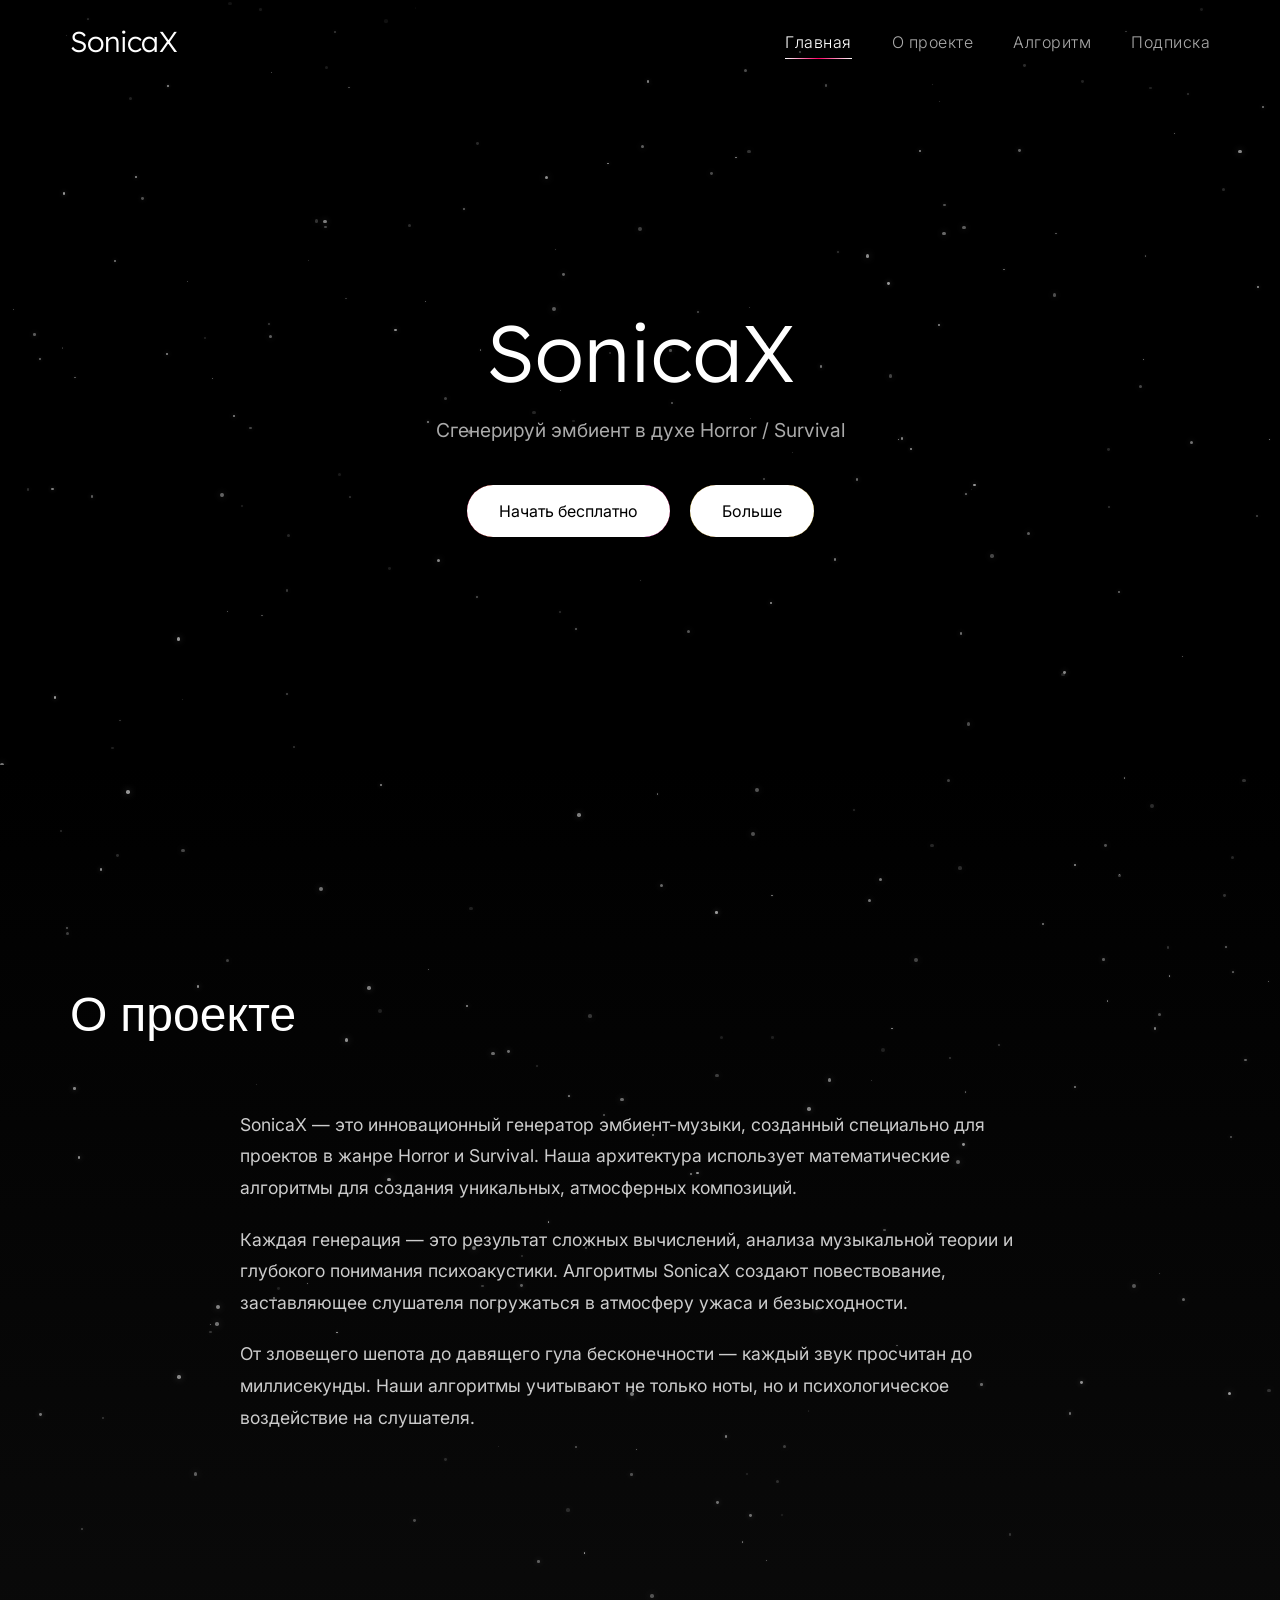
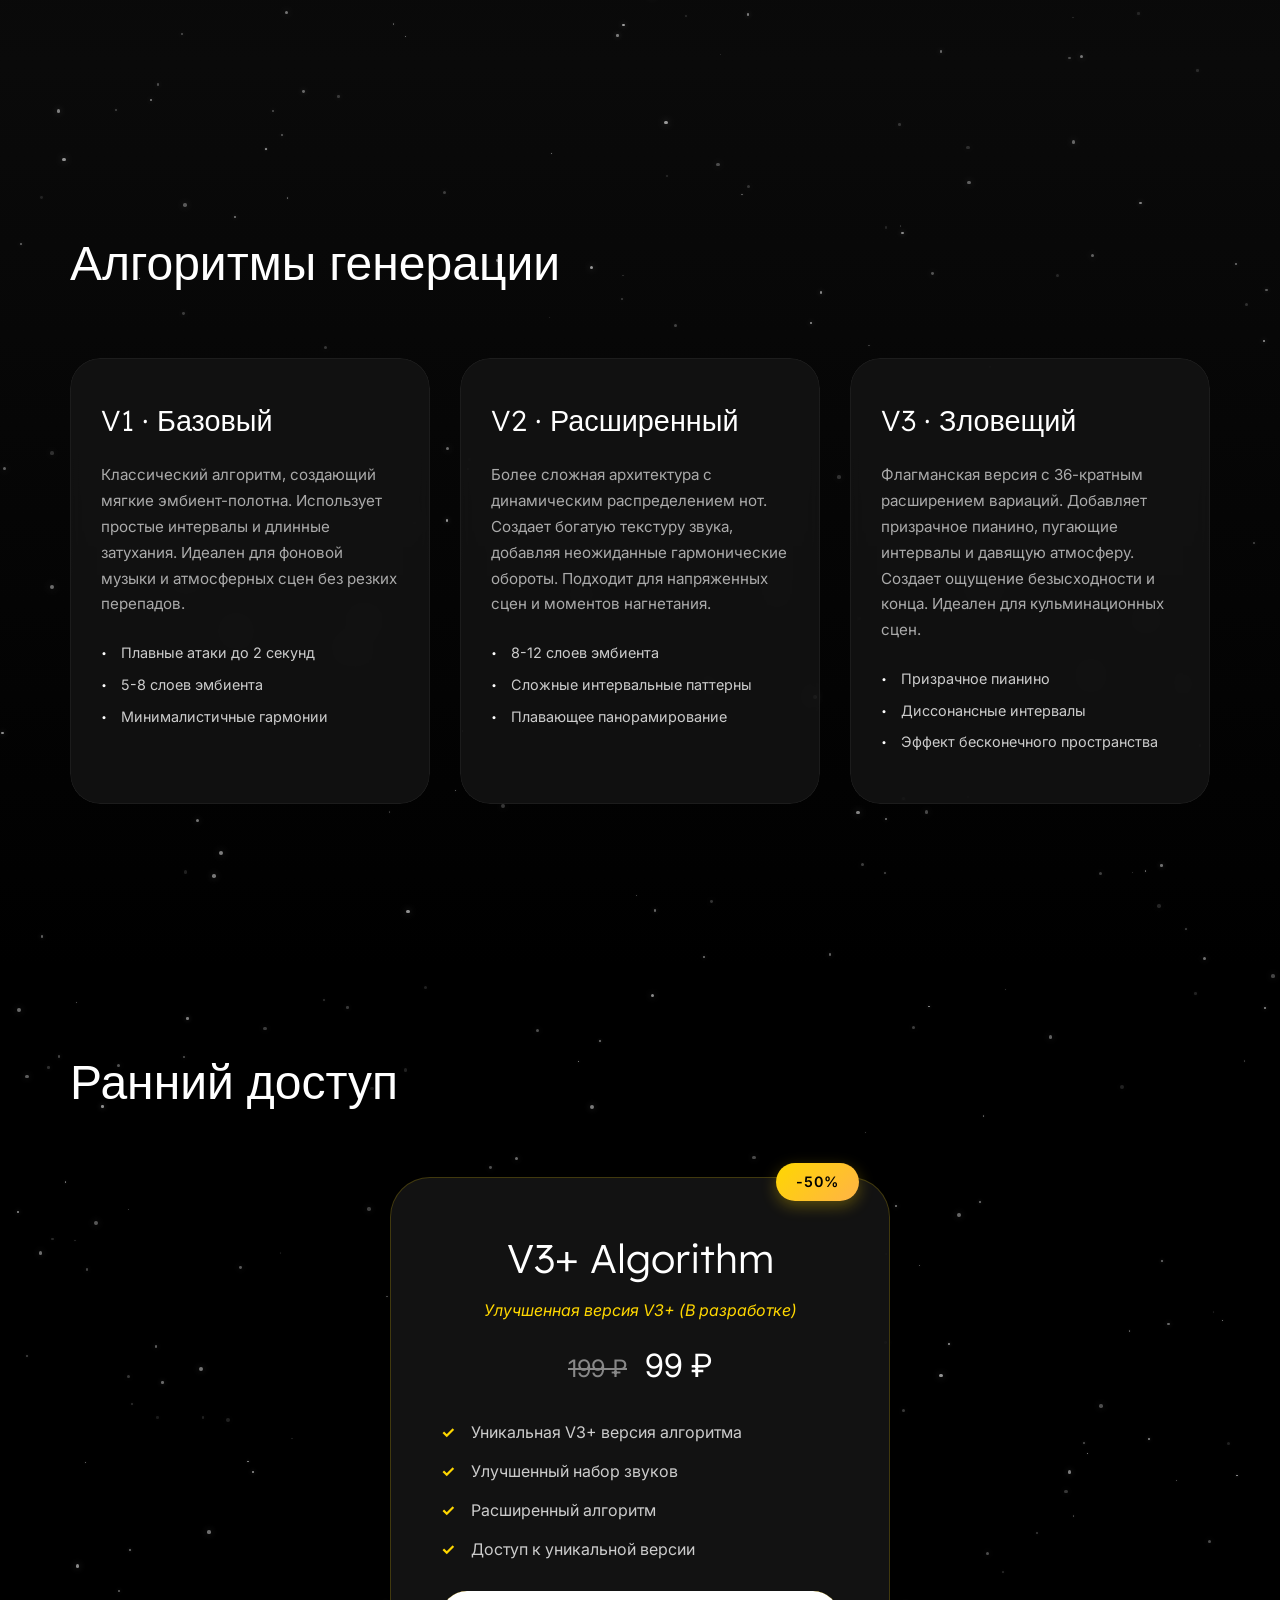
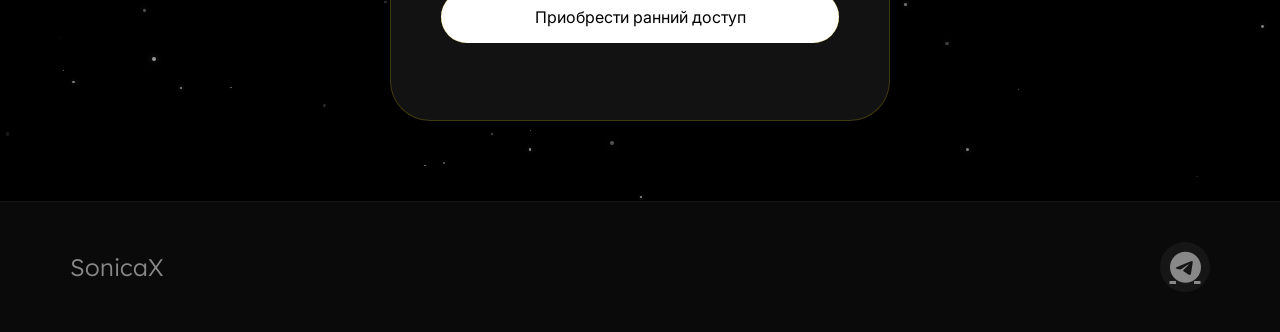
<file: index.html>
<!DOCTYPE html>
<html lang="ru">
<head>
    <meta charset="UTF-8">
    <meta name="viewport" content="width=device-width, initial-scale=1.0">
    <title>SonicaX · генератор хоррор эмбиента</title>
    <!-- Шрифты -->
    <link rel="preconnect" href="https://fonts.googleapis.com">
    <link rel="preconnect" href="https://fonts.gstatic.com" crossorigin>
    <link rel="icon" type="image/png" href="SonicaX_Icon.png">
    <link href="https://fonts.googleapis.com/css2?family=Inter:opsz,wght@14..32,300;14..32,400;14..32,500;14..32,600&family=Lexend+Deca:wght@300;400;500;600&display=swap" rel="stylesheet">
    <!-- Font Awesome для иконок (только для Telegram) -->
    <link rel="stylesheet" href="https://cdnjs.cloudflare.com/ajax/libs/font-awesome/6.0.0-beta3/css/all.min.css">
    <link rel="stylesheet" href="style2.css">
</head>
<body>
    <!-- Шапка -->
    <header class="header">
        <div class="header-container">
            <div class="logo-wrapper">
                <div class="logo">SonicaX</div>
            </div>
            <nav class="nav-menu">
                <a href="#home" class="nav-link active-nav">Главная</a>
                <a href="#about" class="nav-link">О проекте</a>
                <a href="#algorithm" class="nav-link">Алгоритм</a>
                <a href="#subscription" class="nav-link">Подписка</a>
            </nav>
        </div>
    </header>

    <!-- ГЛАВНЫЙ ЭКРАН (HOME) -->
    <section id="home" class="section home-section">
        <div class="stars-background" id="starsBackground"></div>
        <div class="home-container">
            <div class="home-content">
                <h1 class="home-title">SonicaX</h1>
                <p class="home-subtitle">Сгенерируй эмбиент в духе Horror / Survival</p>
                <div class="home-buttons">
                    <a href="index2.html" class="btn btn-rainbow">Начать бесплатно</a>
                    <a href="#subscription" class="btn btn-gold">Больше</a>
                </div>
            </div>
        </div>
    </section>

    <!-- О ПРОЕКТЕ -->
    <section id="about" class="section about-section">
        <div class="stars-background" id="starsAbout"></div>
        <div class="container">
            <h2 class="section-title">О проекте</h2>
            <div class="about-content">
                <div class="about-text">
                    <p>SonicaX — это инновационный генератор эмбиент-музыки, созданный специально для проектов в жанре Horror и Survival. Наша архитектура использует математические алгоритмы для создания уникальных, атмосферных композиций.</p>
                    <p>Каждая генерация — это результат сложных вычислений, анализа музыкальной теории и глубокого понимания психоакустики. Алгоритмы SonicaX создают повествование, заставляющее слушателя погружаться в атмосферу ужаса и безысходности.</p>
                    <p>От зловещего шепота до давящего гула бесконечности — каждый звук просчитан до миллисекунды. Наши алгоритмы учитывают не только ноты, но и психологическое воздействие на слушателя.</p>
                </div>
            </div>
        </div>
    </section>

    <!-- АЛГОРИТМ -->
    <section id="algorithm" class="section algorithm-section">
        <div class="stars-background" id="starsAlgorithm"></div>
        <div class="container">
            <h2 class="section-title">Алгоритмы генерации</h2>
            <div class="algorithm-cards">
                <div class="algorithm-card algorithm-card-v1">
                    <div class="algorithm-card-inner">
                        <h3 class="algorithm-title">V1 · Базовый</h3>
                        <p class="algorithm-description">Классический алгоритм, создающий мягкие эмбиент-полотна. Использует простые интервалы и длинные затухания. Идеален для фоновой музыки и атмосферных сцен без резких перепадов.</p>
                        <ul class="algorithm-features">
                            <li>Плавные атаки до 2 секунд</li>
                            <li>5-8 слоев эмбиента</li>
                            <li>Минималистичные гармонии</li>
                        </ul>
                    </div>
                </div>

                <div class="algorithm-card algorithm-card-v2">
                    <div class="algorithm-card-inner">
                        <h3 class="algorithm-title">V2 · Расширенный</h3>
                        <p class="algorithm-description">Более сложная архитектура с динамическим распределением нот. Создает богатую текстуру звука, добавляя неожиданные гармонические обороты. Подходит для напряженных сцен и моментов нагнетания.</p>
                        <ul class="algorithm-features">
                            <li>8-12 слоев эмбиента</li>
                            <li>Сложные интервальные паттерны</li>
                            <li>Плавающее панорамирование</li>
                        </ul>
                    </div>
                </div>

                <div class="algorithm-card algorithm-card-v3">
                    <div class="algorithm-card-inner">
                        <h3 class="algorithm-title">V3 · Зловещий</h3>
                        <p class="algorithm-description">Флагманская версия с 36-кратным расширением вариаций. Добавляет призрачное пианино, пугающие интервалы и давящую атмосферу. Создает ощущение безысходности и конца. Идеален для кульминационных сцен.</p>
                        <ul class="algorithm-features">
                            <li>Призрачное пианино</li>
                            <li>Диссонансные интервалы</li>
                            <li>Эффект бесконечного пространства</li>
                        </ul>
                    </div>
                </div>
            </div>
        </div>
    </section>

    <!-- ПОДПИСКА -->
    <section id="subscription" class="section subscription-section">
        <div class="stars-background" id="starsSubscription"></div>
        <div class="container">
            <h2 class="section-title">Ранний доступ</h2>
            <div class="subscription-content">
                <div class="subscription-card">
                    <div class="subscription-badge">-50%</div>
                    <h3 class="subscription-title">V3+ Algorithm</h3>
                    <p class="subscription-description">Улучшенная версия V3+ (В разработке)</p>
                    <p class="subscription-price"><span class="old-price">199 ₽</span> 99 ₽</p>
                    <ul class="subscription-features">
                        <li>Уникальная V3+ версия алгоритма</li>
                        <li>Улучшенный набор звуков</li>
                        <li>Расширенный алгоритм</li>
                        <li>Доступ к уникальной версии</li>
                    </ul>
                    <div class="subscription-btn-wrapper" id="subscriptionWrapper">
                        <a href="https://dalink.to/sonicax" target="_blank" class="btn btn-gold subscription-btn" id="subscriptionBtn">
                            Приобрести ранний доступ
                        </a>
                        <div class="subscription-email-hint" id="subscriptionHint">
                            При оплате укажите ваши контактные данные — на них придёт уникальный код активации подписки
                        </div>
                    </div>
                </div>
            </div>
        </div>
    </section>

    <!-- ФУТЕР -->
    <footer class="footer">
        <div class="footer-container">
            <div class="footer-logo">SonicaX</div>
            <a href="https://t.me/soundSonicaX" target="_blank" class="footer-telegram">
                <i class="fab fa-telegram-plane"></i>
            </a>
        </div>
    </footer>

    <script src="script2.js"></script>
</body>

</html>
</file>
<file: style2.css>
* {
    margin: 0;
    padding: 0;
    box-sizing: border-box;
}

html {
    scroll-behavior: smooth;
}

body {
    background-color: #000000;
    font-family: 'Inter', sans-serif;
    color: #ffffff;
    line-height: 1.5;
    overflow-x: hidden;
}

/* ========== ШАПКА ========== */
.header {
    position: fixed;
    top: 0;
    left: 0;
    width: 100%;
    z-index: 1000;
    padding: 20px 0;
    transition: all 0.3s ease;
    background: linear-gradient(to bottom, rgba(0,0,0,0.9), transparent);
}

.header.scrolled {
    background: rgba(0, 0, 0, 0.95);
    backdrop-filter: blur(10px);
    padding: 12px 0;
    box-shadow: 0 5px 20px rgba(0,0,0,0.5);
}

.header-container {
    max-width: 1200px;
    margin: 0 auto;
    padding: 0 30px;
    display: flex;
    justify-content: space-between;
    align-items: center;
    position: relative;
}

.logo {
    font-family: 'Lexend Deca', sans-serif;
    font-size: 1.8rem;
    font-weight: 300;
    letter-spacing: -0.02em;
    color: white;
    transition: all 0.3s ease;
}

.logo:hover {
    text-shadow: 0 0 20px rgba(255,255,255,0.5);
    transform: scale(1.05);
}

.nav-menu {
    display: flex;
    gap: 40px;
}

.nav-link {
    color: #aaaaaa;
    text-decoration: none;
    font-size: 1rem;
    font-weight: 300;
    letter-spacing: 0.5px;
    position: relative;
    padding: 5px 0;
    transition: all 0.3s ease;
}

.nav-link::before {
    content: '';
    position: absolute;
    bottom: 0;
    left: 0;
    width: 0;
    height: 1px;
    background: linear-gradient(90deg, #fff, #aaa, #fff);
    transition: width 0.3s ease;
}

.nav-link:hover {
    color: #ffffff;
    transform: translateY(-2px);
}

.nav-link:hover::before {
    width: 100%;
}

.nav-link.active-nav {
    color: #ffffff;
}

.nav-link.active-nav::before {
    width: 100%;
    background: linear-gradient(90deg, #fff, #ff0066, #fff);
}

/* ========== ФОН СО ЗВЕЗДАМИ ========== */
.stars-background {
    position: absolute;
    top: 0;
    left: 0;
    width: 100%;
    height: 100%;
    pointer-events: none;
    z-index: 0;
    overflow: hidden;
}

.star {
    position: absolute;
    background: white;
    border-radius: 50%;
    pointer-events: none;
    z-index: 0;
    opacity: 0;
    animation: starFadeIn 0.5s ease forwards;
}

@keyframes starFadeIn {
    from {
        opacity: 0;
        transform: scale(0);
    }
    to {
        opacity: var(--opacity);
        transform: scale(1);
    }
}

/* ========== СЕКЦИИ ========== */
.section {
    min-height: 100vh;
    display: flex;
    align-items: center;
    position: relative;
    overflow: hidden;
}

.container {
    max-width: 1200px;
    margin: 0 auto;
    padding: 0 30px;
    width: 100%;
    position: relative;
    z-index: 2;
}

.section-title {
    font-family: 'Lexend Deca', sans-serif;
    font-size: 3rem;
    font-weight: 300;
    margin-bottom: 60px;
    position: relative;
    display: inline-block;
}

/* ========== HOME СЕКЦИЯ ========== */
.home-section {
    min-height: 85vh;
    padding-top: 80px;
}

.home-container {
    max-width: 1200px;
    margin: 0 auto;
    padding: 0 30px;
    display: flex;
    align-items: center;
    justify-content: center;
    position: relative;
    z-index: 2;
}

.home-content {
    text-align: center;
    max-width: 800px;
}

.home-title {
    font-family: 'Lexend Deca', sans-serif;
    font-size: 5rem;
    font-weight: 300;
    line-height: 1.1;
    margin-bottom: 20px;
    animation: fadeInUp 1s ease;
}

.home-subtitle {
    font-size: 1.2rem;
    color: #aaaaaa;
    margin-bottom: 40px;
    animation: fadeInUp 1s ease 0.2s both;
}

.home-buttons {
    display: flex;
    gap: 20px;
    justify-content: center;
    animation: fadeInUp 1s ease 0.4s both;
}

/* ========== КНОПКИ ========== */
.btn {
    padding: 14px 32px;
    border-radius: 40px;
    font-size: 1rem;
    font-weight: 400;
    text-decoration: none;
    transition: all 0.3s ease;
    display: inline-block;
    border: none;
    cursor: pointer;
    background: white;
    color: black;
    position: relative;
    isolation: isolate;
    overflow: hidden;
}

.btn::before {
    content: '';
    position: absolute;
    inset: -4px;
    border-radius: 44px;
    padding: 4px;
    background-size: 200% 100%;
    -webkit-mask: linear-gradient(#fff 0 0) content-box, linear-gradient(#fff 0 0);
    mask: linear-gradient(#fff 0 0) content-box, linear-gradient(#fff 0 0);
    -webkit-mask-composite: xor;
    mask-composite: exclude;
    pointer-events: none;
    z-index: -1;
    animation: gradient-flow 4s linear infinite;
}

.btn-rainbow::before {
    background: linear-gradient(90deg, #ff0066, #ff3300, #ffcc00, #00ff99, #0066ff, #9933ff, #ff00cc, #ff0066);
}

.btn-gold::before {
    background: linear-gradient(90deg, #ffd700, #ffb347, #ffd700, #ffb347, #ffd700);
}

.btn:hover {
    transform: translateY(-3px);
    box-shadow: 0 10px 30px rgba(255,255,255,0.1);
}

.btn:active {
    transform: translateY(0);
}

@keyframes gradient-flow {
    0% { background-position: 0% 0%; }
    100% { background-position: 200% 0%; }
}

/* ========== О ПРОЕКТЕ ========== */
.about-section {
    background: linear-gradient(180deg, #000000 0%, #0a0a0a 100%);
}

.about-content {
    max-width: 800px;
    margin: 0 auto;
}

.about-text {
    font-size: 1.1rem;
    color: #cccccc;
}

.about-text p {
    margin-bottom: 20px;
    line-height: 1.8;
}

/* ========== АЛГОРИТМ ========== */
.algorithm-section {
    background: linear-gradient(0deg, #000000 0%, #0a0a0a 100%);
}

.algorithm-cards {
    display: grid;
    grid-template-columns: repeat(3, 1fr);
    gap: 30px;
}

.algorithm-card {
    border-radius: 30px;
    overflow: hidden;
    transition: all 0.3s ease;
}

.algorithm-card-inner {
    background: rgba(20, 20, 20, 0.8);
    backdrop-filter: blur(10px);
    padding: 40px 30px;
    border-radius: 30px;
    height: 100%;
    transition: all 0.3s ease;
    border: 1px solid rgba(255,255,255,0.05);
}

.algorithm-card:hover .algorithm-card-inner {
    transform: translateY(-10px);
    background: rgba(30, 30, 30, 0.9);
    border-color: rgba(255,255,255,0.1);
}

.algorithm-title {
    font-family: 'Lexend Deca', sans-serif;
    font-size: 1.8rem;
    font-weight: 300;
    margin-bottom: 20px;
}

.algorithm-description {
    color: #aaaaaa;
    margin-bottom: 25px;
    line-height: 1.7;
    font-size: 0.95rem;
}

.algorithm-features {
    list-style: none;
}

.algorithm-features li {
    color: #cccccc;
    margin-bottom: 10px;
    font-size: 0.9rem;
    position: relative;
    padding-left: 20px;
}

.algorithm-features li::before {
    content: '·';
    position: absolute;
    left: 0;
    color: #fff;
    font-size: 1.5rem;
    line-height: 1;
}

/* ========== ПОДПИСКА ========== */
.subscription-section {
    background: #000000;
    min-height: 80vh;
    padding: 80px 0;
}

.subscription-content {
    display: flex;
    justify-content: center;
    align-items: center;
}

.subscription-card {
    max-width: 500px;
    width: 100%;
    background: rgba(20, 20, 20, 0.9);
    backdrop-filter: blur(10px);
    border-radius: 40px;
    padding: 50px 50px 60px 50px;
    text-align: center;
    position: relative;
    border: 1px solid rgba(255,215,0,0.2);
    transition: all 0.3s ease;
}

.subscription-card:hover {
    transform: translateY(-10px);
    border-color: rgba(255,215,0,0.5);
    box-shadow: 0 30px 50px rgba(255,215,0,0.1);
}

.subscription-badge {
    position: absolute;
    top: -15px;
    right: 30px;
    background: linear-gradient(135deg, #ffd700, #ffb347);
    color: black;
    padding: 8px 20px;
    border-radius: 30px;
    font-weight: 600;
    font-size: 0.9rem;
    letter-spacing: 1px;
    box-shadow: 0 5px 15px rgba(255,215,0,0.3);
}

.subscription-title {
    font-family: 'Lexend Deca', sans-serif;
    font-size: 2.5rem;
    font-weight: 300;
    margin-bottom: 10px;
}

.subscription-description {
    color: #ffd700;
    font-size: 1rem;
    margin-bottom: 20px;
    font-style: italic;
}

.subscription-price {
    font-size: 2rem;
    margin-bottom: 30px;
}

.old-price {
    color: #888;
    text-decoration: line-through;
    font-size: 1.5rem;
    margin-right: 10px;
}

.subscription-features {
    list-style: none;
    margin-bottom: 30px;
    text-align: left;
}

.subscription-features li {
    color: #cccccc;
    margin-bottom: 15px;
    padding-left: 30px;
    position: relative;
}

.subscription-features li::before {
    content: '✓';
    position: absolute;
    left: 0;
    color: #ffd700;
    font-weight: bold;
}

.subscription-btn-wrapper {
    display: flex;
    flex-direction: column;
    gap: 15px;
    transition: all 0.3s ease;
}

.subscription-btn {
    width: 100%;
    text-align: center;
    background: white;
    color: black;
    border: none;
    cursor: pointer;
    transition: all 0.3s ease;
    margin: 0;
}

.subscription-btn:hover {
    transform: translateY(-2px);
    box-shadow: 0 10px 30px rgba(255,215,0,0.2);
}

.subscription-email-hint {
    max-height: 0;
    opacity: 0;
    overflow: hidden;
    transition: all 0.3s ease;
    background: rgba(255, 255, 255, 0.05);
    border-radius: 20px;
    padding: 0 20px;
    color: #ffd700;
    font-size: 0.9rem;
    line-height: 1.5;
    text-align: center;
    border: 1px solid rgba(255,215,0,0.3);
    pointer-events: none;
}

.subscription-btn-wrapper:hover .subscription-email-hint {
    max-height: 100px;
    opacity: 1;
    padding: 15px 20px;
}

/* ========== ФУТЕР ========== */
.footer {
    background: #0a0a0a;
    padding: 40px 0;
    border-top: 1px solid rgba(255,255,255,0.05);
}

.footer-container {
    max-width: 1200px;
    margin: 0 auto;
    padding: 0 30px;
    display: flex;
    justify-content: space-between;
    align-items: center;
}

.footer-logo {
    font-family: 'Lexend Deca', sans-serif;
    font-size: 1.5rem;
    font-weight: 300;
    color: #888;
    transition: all 0.3s ease;
}

.footer-logo:hover {
    color: #fff;
}

.footer-telegram {
    color: #888;
    font-size: 2rem;
    transition: all 0.3s ease;
    display: flex;
    align-items: center;
    justify-content: center;
    width: 50px;
    height: 50px;
    border-radius: 50%;
    background: rgba(255,255,255,0.05);
}

.footer-telegram:hover {
    color: #fff;
    background: rgba(255,255,255,0.1);
    transform: rotate(360deg);
}

/* ========== АНИМАЦИИ ========== */
@keyframes fadeInUp {
    from {
        opacity: 0;
        transform: translateY(30px);
    }
    to {
        opacity: 1;
        transform: translateY(0);
    }
}

@keyframes twinkle {
    0%, 100% {
        opacity: var(--opacity);
    }
    50% {
        opacity: calc(var(--opacity) * 0.5);
    }
}

/* ========== АДАПТАЦИЯ ========== */
@media (max-width: 1024px) {
    .algorithm-cards {
        grid-template-columns: 1fr;
        max-width: 500px;
        margin: 0 auto;
    }
    
    .nav-menu {
        display: none;
    }
    
    .home-title {
        font-size: 4rem;
    }
    
    .home-section {
        min-height: 70vh;
    }
}

@media (max-width: 768px) {
    .home-title {
        font-size: 3.5rem;
    }
    
    .section-title {
        font-size: 2.5rem;
    }
    
    .subscription-card {
        padding: 30px 20px 50px 20px;
    }
    
    .subscription-email-hint {
        font-size: 0.8rem;
    }
    
    .subscription-btn-wrapper:hover .subscription-email-hint {
        padding: 12px 15px;
    }
    
    .home-section {
        min-height: 60vh;
    }

}

/* ========== УЛУЧШЕННАЯ МОБИЛЬНАЯ АДАПТАЦИЯ ========== */

/* Для планшетов и небольших ноутбуков */
@media (max-width: 1024px) {
    .home-container {
        grid-template-columns: 1fr;
        gap: 40px;
        padding: 0 20px;
    }
    
    .home-content {
        order: 2;
        text-align: center;
    }
    
    .home-image-wrapper {
        order: 1;
        max-width: 600px;
        margin: 0 auto;
    }
    
    .home-buttons {
        justify-content: center;
    }
    
    .home-subtitle {
        margin-left: auto;
        margin-right: auto;
    }
    
    .algorithm-cards {
        grid-template-columns: repeat(2, 1fr);
        gap: 20px;
    }
    
    .about-content {
        grid-template-columns: 1fr;
        gap: 40px;
    }
    
    .about-stats {
        flex-direction: row;
        flex-wrap: wrap;
        justify-content: center;
    }
    
    .stat-item {
        min-width: 200px;
        flex: 1;
    }
}

/* Для мобильных устройств */
@media (max-width: 768px) {
    body {
        padding: 0;
    }
    
    /* Шапка */
    .header {
        padding: 15px 0;
    }
    
    .header.scrolled {
        padding: 10px 0;
    }
    
    .header-container {
        padding: 0 20px;
    }
    
    .logo {
        font-size: 1.5rem;
    }
    
    .nav-menu {
        display: none; /* Скрываем меню на мобилках */
    }
    
    /* Секции */
    .section {
        min-height: auto;
        padding: 80px 0 60px;
    }
    
    .container {
        padding: 0 20px;
    }
    
    .section-title {
        font-size: 2.2rem;
        margin-bottom: 40px;
    }
    
    /* Главная секция */
    .home-section {
        padding-top: 100px;
    }
    
    .home-title {
        font-size: 3.5rem;
    }
    
    .home-subtitle {
        font-size: 1rem;
        max-width: 100%;
    }
    
    .home-buttons {
        flex-direction: column;
        gap: 15px;
        align-items: stretch;
    }
    
    .btn {
        padding: 14px 20px;
        font-size: 0.95rem;
        text-align: center;
        width: 100%;
    }
    
    .btn::before {
        inset: -3px;
        border-radius: 43px;
    }
    
    .home-image-container {
        transform: perspective(1000px) rotateY(0deg) rotateX(0deg);
    }
    
    .home-image-container:hover {
        transform: perspective(1000px) rotateY(0deg) rotateX(0deg) scale(1.02);
    }
    
    /* Секция О проекте */
    .about-text {
        font-size: 1rem;
    }
    
    .about-text p {
        margin-bottom: 15px;
    }
    
    .about-stats {
        flex-direction: column;
        gap: 15px;
    }
    
    .stat-item {
        width: 100%;
        padding: 25px;
    }
    
    .stat-number {
        font-size: 2.5rem;
    }
    
    .stat-label {
        font-size: 0.8rem;
    }
    
    /* Секция Алгоритм */
    .algorithm-cards {
        grid-template-columns: 1fr;
        gap: 20px;
    }
    
    .algorithm-card {
        max-width: 450px;
        margin: 0 auto;
        width: 100%;
    }
    
    .algorithm-card-inner {
        padding: 30px 25px;
    }
    
    .algorithm-title {
        font-size: 1.6rem;
    }
    
    .algorithm-description {
        font-size: 0.9rem;
    }
    
    .algorithm-features li {
        font-size: 0.85rem;
    }
    
    /* Секция Подписка */
    .subscription-section {
        min-height: auto;
        padding: 60px 0;
    }
    
    .subscription-card {
        padding: 40px 25px 70px 25px;
        max-width: 450px;
        margin: 0 auto;
    }
    
    .subscription-title {
        font-size: 2rem;
    }
    
    .subscription-description {
        font-size: 0.9rem;
    }
    
    .subscription-price {
        font-size: 1.8rem;
    }
    
    .old-price {
        font-size: 1.3rem;
    }
    
    .subscription-features li {
        font-size: 0.9rem;
        margin-bottom: 12px;
    }
    
    .subscription-badge {
        padding: 6px 15px;
        font-size: 0.8rem;
        right: 20px;
    }
    
    .subscription-tooltip {
        width: calc(100% - 30px);
        padding: 12px;
        font-size: 0.8rem;
        bottom: 15px;
    }
    
    /* Футер */
    .footer {
        padding: 30px 0;
    }
    
    .footer-container {
        padding: 0 20px;
    }
    
    .footer-logo {
        font-size: 1.3rem;
    }
    
    .footer-telegram {
        width: 40px;
        height: 40px;
        font-size: 1.5rem;
    }
}

/* Для маленьких мобильных устройств */
@media (max-width: 480px) {
    .home-title {
        font-size: 2.8rem;
    }
    
    .section-title {
        font-size: 2rem;
    }
    
    .btn {
        padding: 12px 16px;
        font-size: 0.9rem;
    }
    
    .stat-item {
        padding: 20px;
    }
    
    .stat-number {
        font-size: 2.2rem;
    }
    
    .algorithm-card-inner {
        padding: 25px 20px;
    }
    
    .algorithm-title {
        font-size: 1.4rem;
    }
    
    .subscription-card {
        padding: 35px 20px 65px 20px;
    }
    
    .subscription-title {
        font-size: 1.8rem;
    }
    
    .subscription-features li {
        font-size: 0.85rem;
        padding-left: 25px;
    }
    
    .subscription-badge {
        padding: 5px 12px;
        font-size: 0.75rem;
        top: -12px;
        right: 15px;
    }
    
    .footer-logo {
        font-size: 1.2rem;
    }
    
    .footer-telegram {
        width: 35px;
        height: 35px;
        font-size: 1.3rem;
    }
}

/* Для очень маленьких экранов */
@media (max-width: 360px) {
    .home-title {
        font-size: 2.3rem;
    }
    
    .home-subtitle {
        font-size: 0.9rem;
    }
    
    .btn {
        padding: 10px 12px;
        font-size: 0.85rem;
    }
    
    .section-title {
        font-size: 1.8rem;
        margin-bottom: 30px;
    }
    
    .algorithm-title {
        font-size: 1.3rem;
    }
    
    .subscription-title {
        font-size: 1.6rem;
    }
    
    .subscription-price {
        font-size: 1.6rem;
    }
    
    .old-price {
        font-size: 1.2rem;
    }
    
    .footer-logo {
        font-size: 1rem;
    }
}

/* Альтернатива для горизонтальной ориентации */
@media (max-height: 600px) and (orientation: landscape) {
    .section {
        padding: 60px 0 40px;
    }
    
    .home-section {
        padding-top: 80px;
    }
    
    .home-container {
        gap: 30px;
    }
    
    .home-image-wrapper {
        max-width: 400px;
    }
    
    .algorithm-cards {
        grid-template-columns: repeat(2, 1fr);
    }
    
    .algorithm-card {
        max-width: 100%;
    }
    
    .stat-item {
        padding: 15px;
    }
    
    .stat-number {
        font-size: 2rem;
    }
}

/* Убираем свечения на мобилках для производительности */
@media (max-width: 768px) {
    .logo-glow {
        display: none; /* Убираем свечение логотипа на мобилках */
    }
    
    .header-glow {
        display: none; /* Убираем свечение шапки на мобилках */
    }
    
    .algorithm-glow {
        display: none; /* Убираем свечение карточек на мобилках */
    }
    
    .btn::before {
        animation: none; /* Отключаем анимацию градиента на мобилках */
        background: linear-gradient(90deg, #ff0066, #ff3300, #ffcc00, #00ff99, #0066ff, #9933ff, #ff00cc, #ff0066);
    }
    
    .btn-gold::before {
        background: linear-gradient(90deg, #ffd700, #ffb347, #ffd700);
    }
    
    .parallax-star {
        display: none; /* Убираем звезды на мобилках для производительности */
    }
}

/* Оптимизация для touch-устройств */
@media (hover: none) and (pointer: coarse) {
    .btn:hover {
        transform: none; /* Отключаем hover эффекты на тач-устройствах */
    }
    
    .algorithm-card:hover .algorithm-card-inner {
        transform: translateY(-5px); /* Уменьшаем эффект */
    }
    
    .home-image-container:hover {
        transform: perspective(1000px) rotateY(0deg) rotateX(0deg) scale(1);
    }
    
    .stat-item:hover {
        transform: translateY(-2px);
    }
    
    .subscription-card:hover {
        transform: translateY(-5px);
    }
}
</file>
